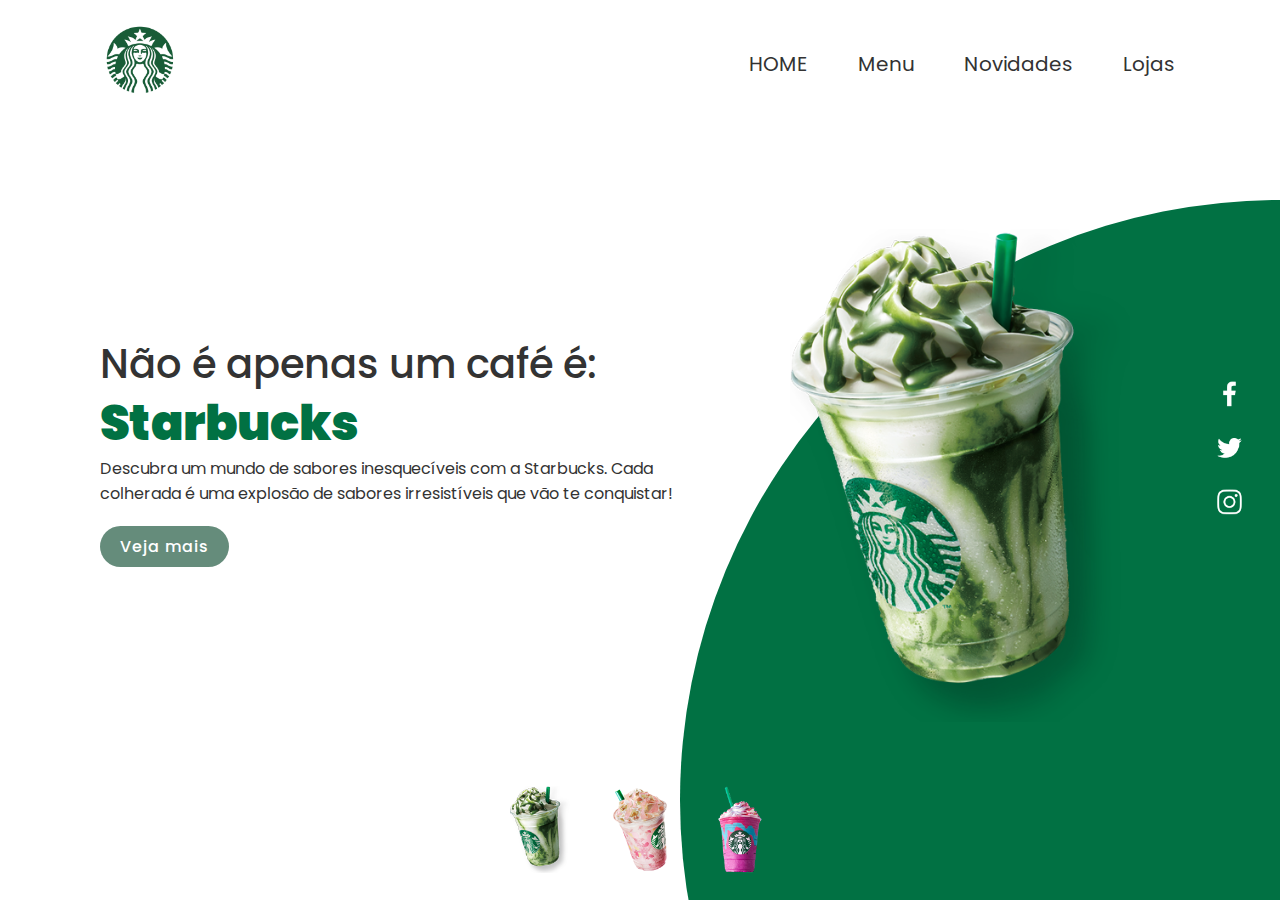
<file: index.html>
<!DOCTYPE html>
<html lang="pt-br">
<head>
    <meta charset="UTF-8">
    <meta http-equiv="X-UA-Compatible" content="IE=edge">
    <meta name="viewport" content="width=device-width, initial-scale=1.0">
    <title>starbucks</title>
    <link rel="stylesheet" href="style.css">
</head>
</head>
<body>
    <main>
        <div class="circulo"></div>
        <header>
    
            <a href="#"><img src="img/starbucks.png" alt="logo" class="logo"></a>
            <div class="toggle"></div>

            <ul class="links">
                <li><a href="https://www.starbucks.com.br/" target="_blank">HOME</a> </li>
                <li><a href="https://www.starbucks.com.br/menu-list" target="_blank">Menu</a></li>
                <li><a href="https://www.starbucks.com.br/rewards" target="_blank">Novidades</a></li>
                <li><a href="https://www.starbucks.com.br/menu-list" target="_blank">Lojas</a></li>
          </ul>
        </header>
         <!--____________________________________conteudo_________________________________________________-->
          <div class="conteudo">
            <div class="textoPrincipal">
                <h2> Não é apenas um café é: <br><span>Starbucks</span></h2>
                <p>Descubra um mundo de sabores inesquecíveis com a Starbucks. Cada colherada é uma explosão de sabores irresistíveis que vão te conquistar!</p>
                <!-- Botão-->
                <a href="https://www.starbucks.com.br/" target="_blank">Veja mais</a>
                </div>
            <!-- ___________imagens_________________-->
            <div class="imgBox"> <img src="img/img1.png"></div>
            
          
          </div>
            <ul class="sorvetes">
                <li><img src="img/thumb1.png"></li>
                <li><img src="img/thumb2.png"></li>
                <li><img src="img/thumb3.png"></li>
             </ul>

             <ul class="sociais">
                <li><a href="https://pt-br.facebook.com/" target="_blank"><img src="img/facebook.png"></a></li>
                <li><a href="https://twitter.com/" target="_blank"><img src="img/twitter.png" alt="twitter"></a></li>
                <li><a href="https://www.instagram.com/" target="_blank"><img src="img/instagram.png" alt="instagram"></a>

                
                </li>
</main>
</body>
</html>
</file>
<file: style.css>
@import url('https://fonts.googleapis.com/css2?family=Poppins:wght@300;400;500;600;700;800;900&display=swap');

*{
    margin: 0;
    padding: 0;
    box-sizing: border-box;
    font-family: 'Poppins', sans-serif;
    
}
/*______________________________________________________________________________________________________________________________________*/
/* Container (pagina Geral)*/
main{
    position: relative;
    width: 100%;
    min-height: 100vh;
    padding: 100px;
    display: flex;
    justify-content: space-between;
    align-items: center;
    background-color: #fff;
}


/*_____________________________________________________________
*/
header{
    position: absolute;
    top: 0;
    left: 0;
    width: 100%;
    padding: 20px 100px;
    display: flex;
    justify-content: space-between;
    align-items: center;
    color: #fff;
}

header .logo {
    position: relative;
    max-width: 80px;
}

header .logo:hover {
    filter: invert(0.1);

}

header ul {
    position: relative;
    display: flex;
}

header ul li{

    list-style: none;
}
header ul li a {
    display: inline-block;
    color: #333;
    font-size: 20px;
    font-weight: 400;
    margin-left: 40px;
    text-decoration: none;
    padding: 5px;
    
}

header ul li a:hover {
    background-color: rgb(60, 95, 25);
    color: #a6bba4;
    border-radius: 10px;
}

/*_____________________conteudo________________________*/
.conteudo {
    position: relative;
    width: 100%;
    display: flex;
    justify-content: space-between;
    align-items: center;
}
.conteudo .textoPrincipal{
    position: relative;
    max-width: 600px;
}
.conteudo .textoPrincipal h2{

    color: #333;
    font-size: 2.5em;
    line-height: 1.5em;
    font-weight: 500;
}

.conteudo .textoPrincipal h2 span{

    color: #017143;
    font-size: 1.2em;
    font-weight: 900;
}

.conteudo .textoPrincipal p{
    color: #333;
}
/*botão*/
.conteudo .textoPrincipal a {
    display: inline-block;
    margin-top: 20px;
    padding: 8px 20px;
    background:#658c7b;
    color: #fff;
    border-radius: 40px;
    font-weight: 500;
    letter-spacing: 1px;
    text-decoration: none;
}

.conteudo .textoPrincipal a:hover{
    background: #333;
    color: #fff;
    border-radius: 40px;
    font-weight: 500;
    letter-spacing: 1px;
    text-decoration: none;
}
/*_________imagens____________*/

.conteudo .imgBox {

        width: 600px;
        display: flex;
        justify-content: flex-end;
        padding-right: 50px;
        margin-top: 50px;
}

.conteudo .imgBox img{
    max-width: 340px;
}
.sorvetes { 
    position: absolute;
    left: 50%;
    bottom: 20px;
    transform: translateX(-50%);
    display: flex;
}

.sorvetes li {
    list-style: none;
    display: inline-block;
    margin: 0 20px;
    cursor: pointer;
    transition: 0.5s;
}

.sorvetes li:hover {
    transform: translateY(-15px);
}
.sorvetes li img{
    max-width: 60px;
}

.sociais {

    position: absolute;
    top: 50%;
    right: 30px;
    transform: translateY(-50%);
    display: flex;
    justify-content: center;
    flex-direction: column;
    align-items: center;
}
.sociais li{
    list-style: none;
}

.sociais li a {

    display: inline-block;
    margin: 5px 0;
    transform: scale(0.6);
    filter: invert(1);
}
.sociais li a:hover {
    color: #14531d;
    filter: invert(0);
}
.circulo {
    position: absolute;
    top: 0;
    left: 0;
    width: 100%;
    height: 100%;
    background: #017143;
    clip-path: circle(600px at right 800px);
}
</file>
